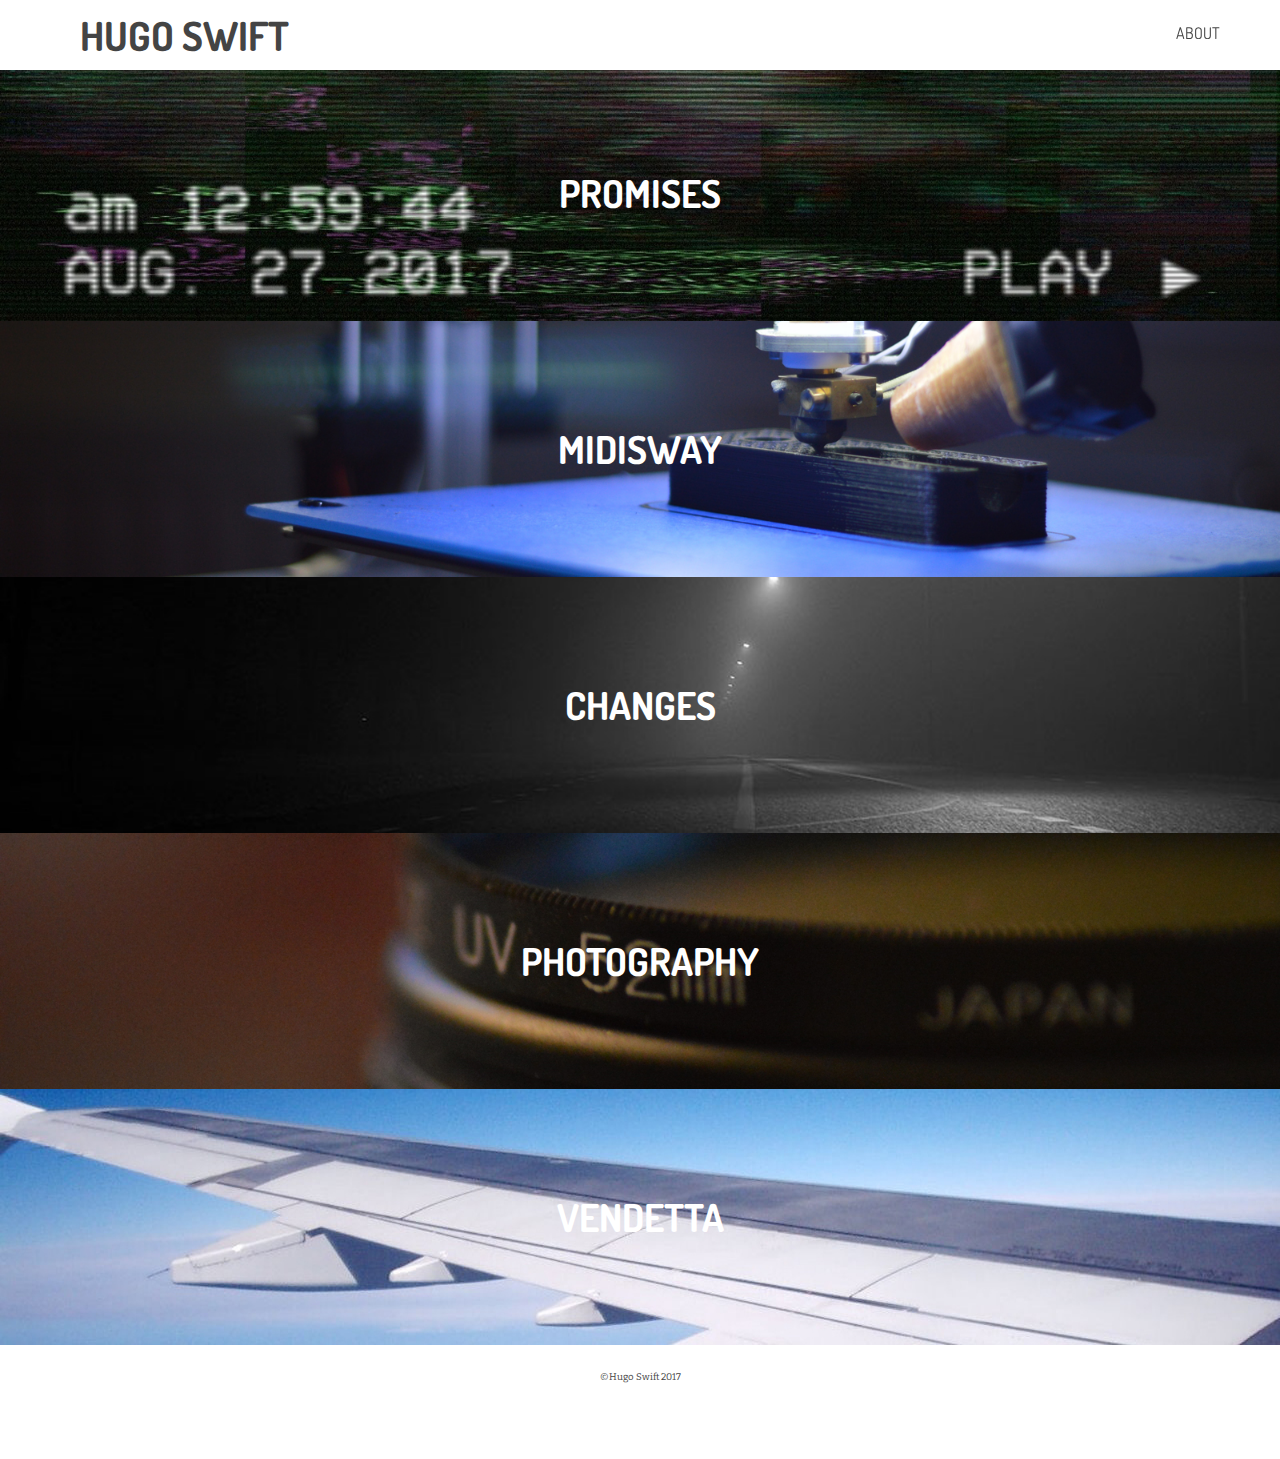
<file: index.html>
<!DOCTYPE html>
<html lang="en">
  <head>
    <meta charset="utf-8">
    <title>Hugo Swift Portfolio</title>
    <link rel="stylesheet" href="style.css">
    <link href="https://fonts.googleapis.com/css?family=Dosis|Bitter" rel="stylesheet">
    <script src="https://ajax.googleapis.com/ajax/libs/jquery/3.2.1/jquery.min.js"></script>
  </head>
  <body>
       <div class="header">
         <h1><a href="index.html">HUGO SWIFT</a></h1>
          <h2><a href="about.html">ABOUT</a></h2>
      </div>
      <div class="container">
          <img src="img/promisesc.jpg">
          <span class="centre">PROMISES</span>
          <div class="mask"></div>
          <a class="link" href="promises.html"></a>
      </div>
      <div class="container">
          <img src="img/midiswayc.JPG">
          <span class="centre">MIDISWAY</span>
          <div class="mask"></div>
          <a class="link" href="midisway.html"></a>
      </div>
      <div class="container">
          <img src="img/changesc.jpg">
          <span class="centre">CHANGES</span>
          <div class="mask"></div>
          <a class="link" href="changes.html"></a>
      </div>
      <div class="container">
          <img src="img/photographyc.JPG">
          <span class="centre">PHOTOGRAPHY</span>
          <div class="mask"></div>
          <a class="link" href="photography.html"></a>
      </div>
      <div class="container">
          <img src="img/vendettac.jpg">
           <span class="centre">VENDETTA</span>
          <div class="mask"></div>
          <a class="link" href="vendetta.html"></a>
      </div>
      
      <div class="footer"><p>©Hugo Swift 2017</p></div>
  </body>
</html>
</file>
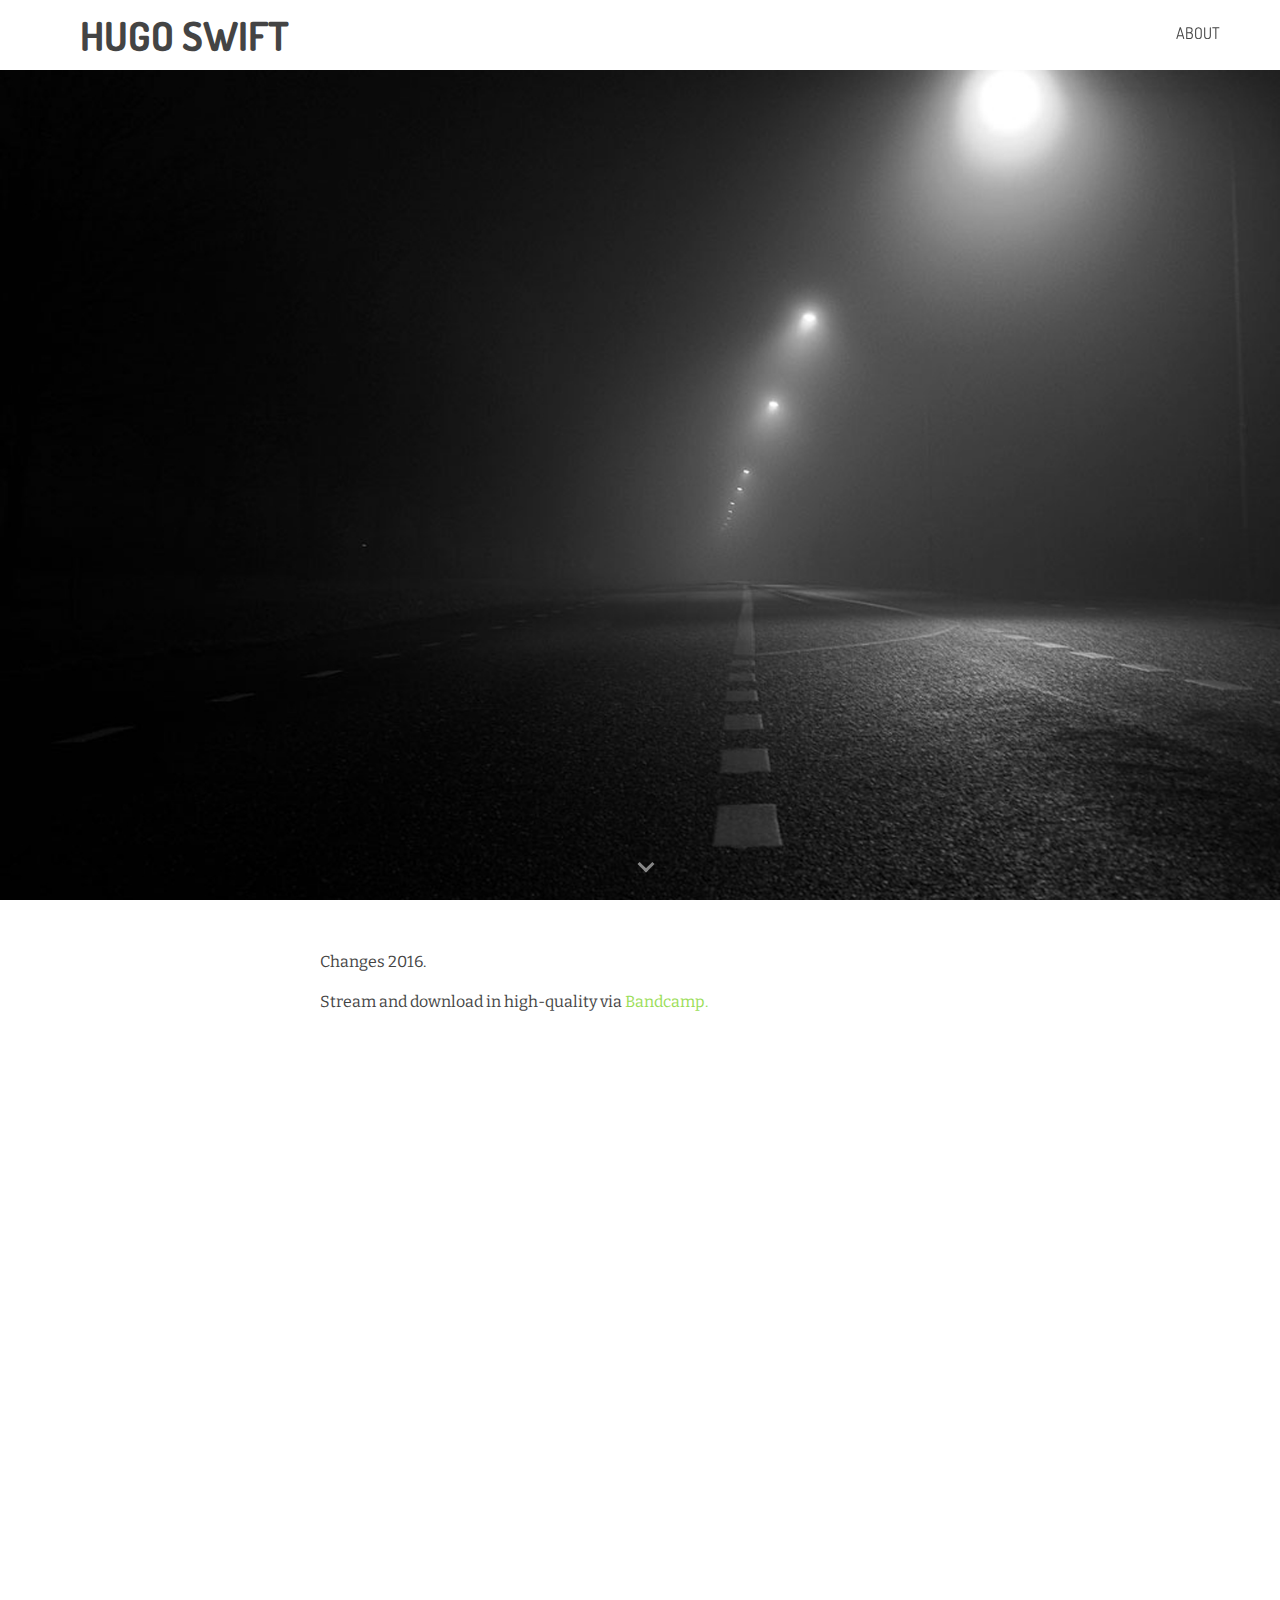
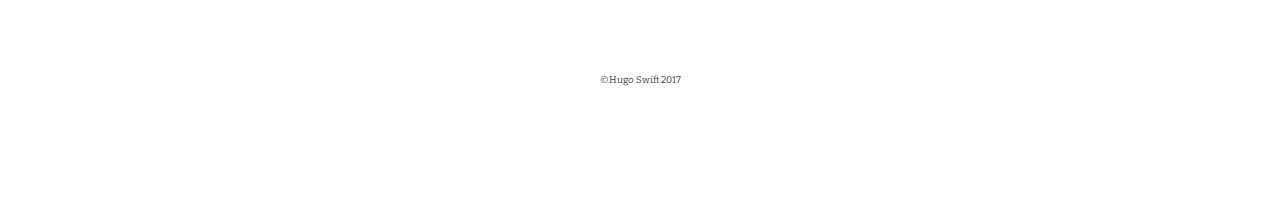
<file: changes.html>
<!DOCTYPE html>
<html lang="en">
  <head>
    <meta charset="utf-8">
    <title>Changes</title>
    <link rel="stylesheet" href="style.css">
    <link href="https://fonts.googleapis.com/css?family=Dosis|Bitter" rel="stylesheet">
    <script src="https://ajax.googleapis.com/ajax/libs/jquery/3.2.1/jquery.min.js"></script>  
  </head>
  <body>
       <div class="header">
         <h1 class="title"><a href="index.html">HUGO SWIFT</a></h1>
          <h2><a href="about.html">ABOUT</a></h2>
      </div>
      <div class="jumbo" style="background-image:url('img/changes.jpg')">
          <div class="arrow"></div>
      </div>
      <div class="column">
          <p>Changes 2016.</p>
          <p>Stream and download in high-quality via <a href="https://swift-beats.bandcamp.com/album/changes">Bandcamp.</a></p>
          <iframe width="100%" height="550" style="padding: 32px 0px;" scrolling="no" frameborder="no" src="https://w.soundcloud.com/player/?url=https%3A//api.soundcloud.com/playlists/157153225&amp;color=ff5500&amp;auto_play=false&amp;hide_related=false&amp;show_comments=true&amp;show_user=true&amp;show_reposts=false&amp;visual=true"></iframe>
          
          
          
          <div class="footer"><p>©Hugo Swift 2017</p></div>
      </div>
  </body>
</html>
</file>
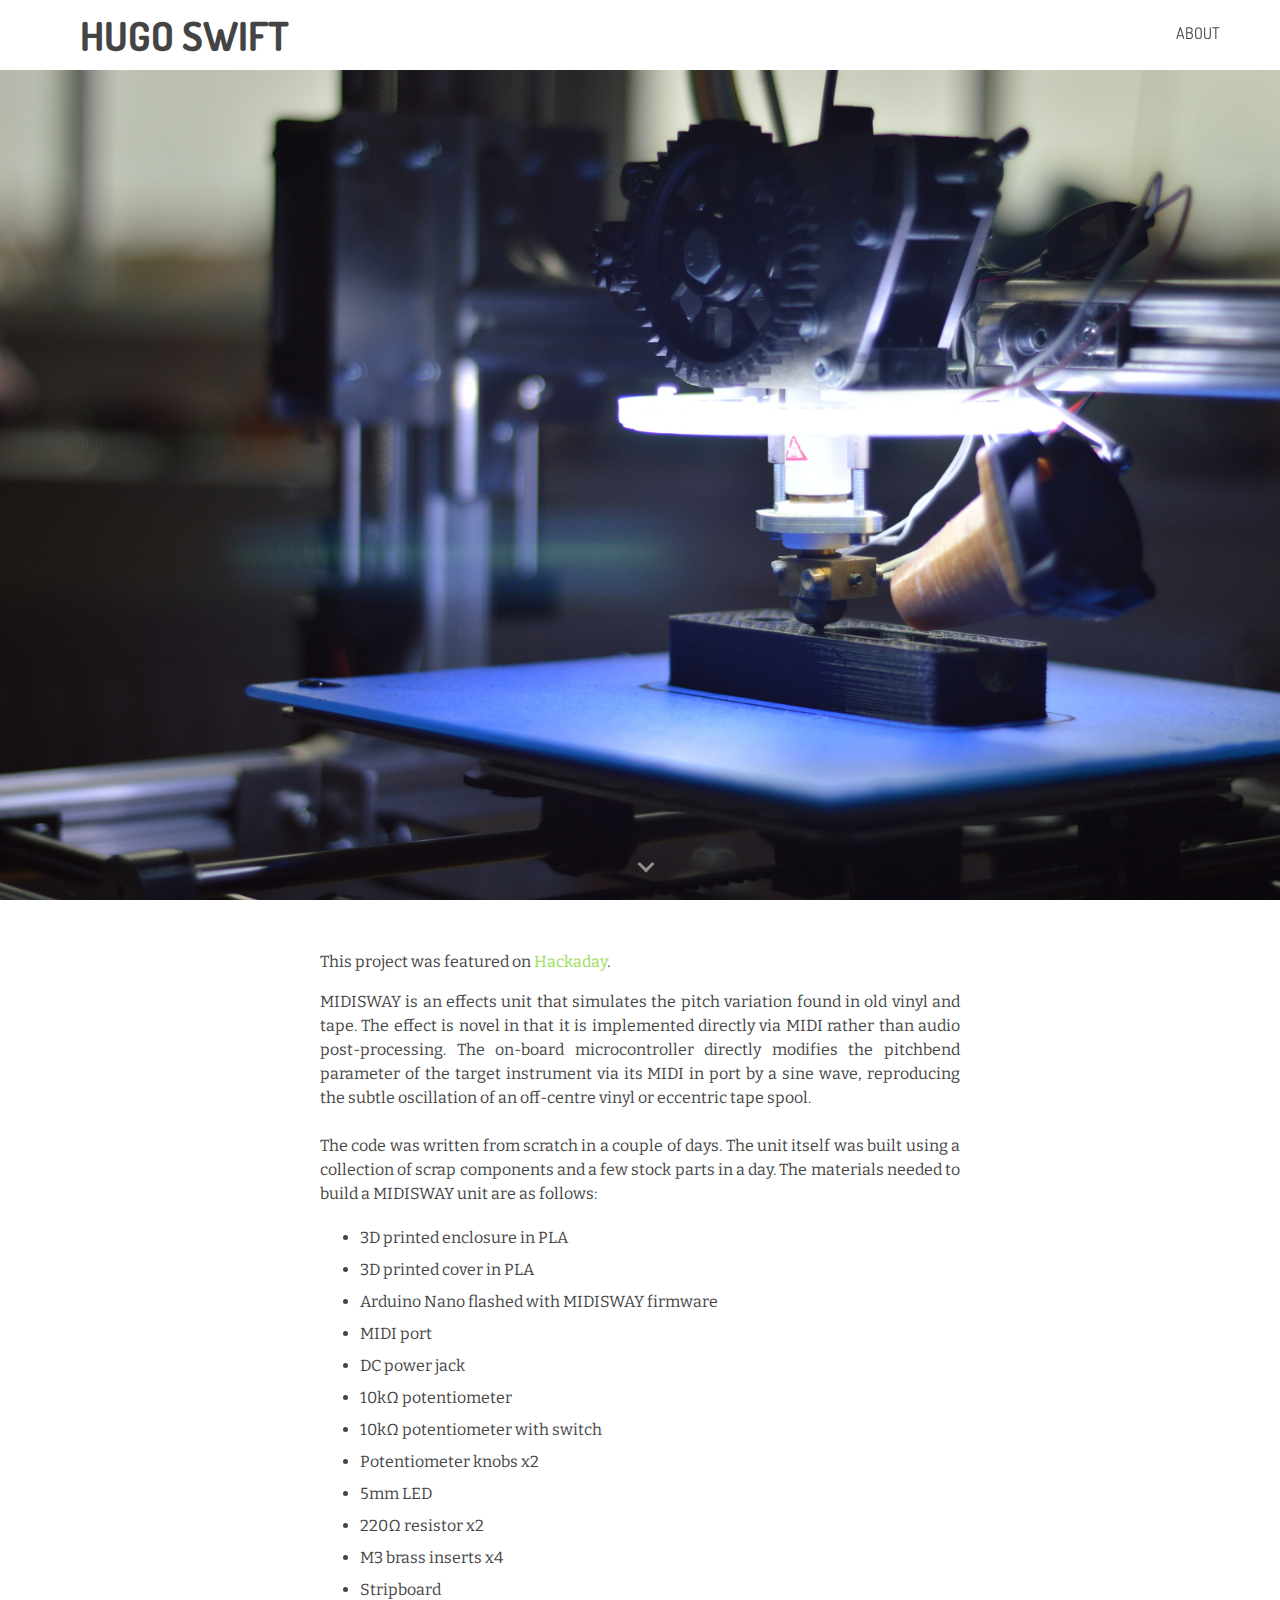
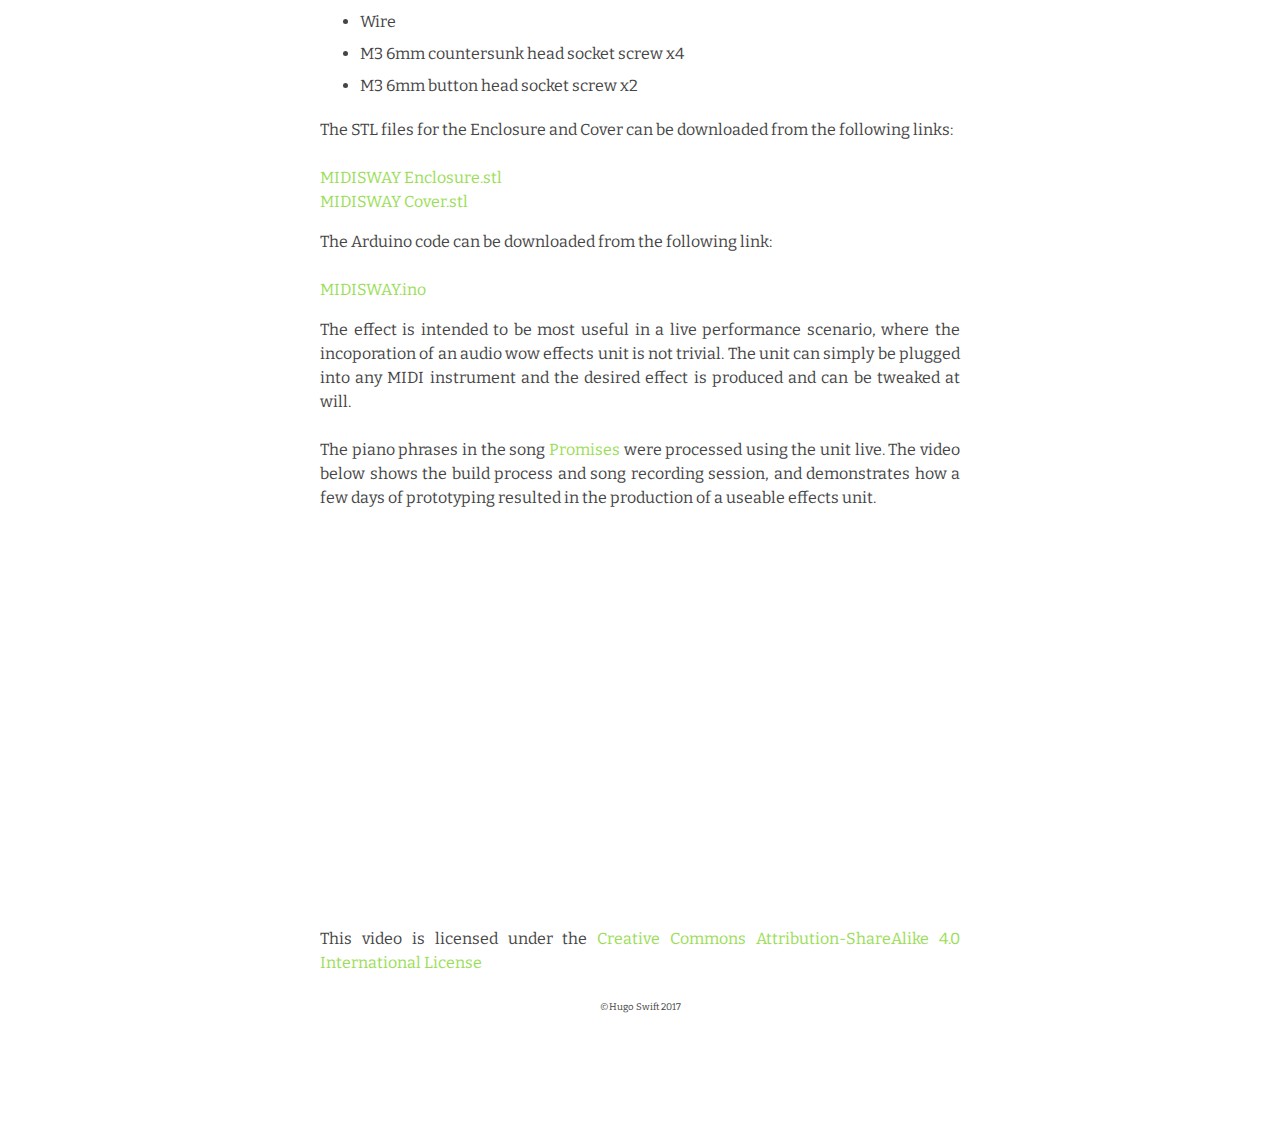
<file: midisway.html>
<!DOCTYPE html>
<html lang="en">
  <head>
    <meta charset="utf-8">
    <title>MIDISWAY</title>
    <link rel="stylesheet" href="style.css">
    <link href="https://fonts.googleapis.com/css?family=Dosis|Bitter" rel="stylesheet">
    <script src="https://ajax.googleapis.com/ajax/libs/jquery/3.2.1/jquery.min.js"></script>
  </head>
  <body>
       <div class="header">
         <h1 class="title"><a href="index.html">HUGO SWIFT</a></h1>
          <h2><a href="about.html">ABOUT</a></h2>
      </div>
      <div class="jumbo" style="background-image:url('img/midisway.JPG')">
          <div class="arrow"></div>
      </div>
      <div class="column">
        
        <p>
        This project was featured on <a href="https://hackaday.com/2017/10/08/midisway-promises-to-step-up-your-live-show/">Hackaday</a>.
              
          </p>
        
          <p>MIDISWAY is an effects unit that simulates the pitch variation found in old vinyl and tape. The effect is novel in that it is implemented directly via MIDI rather than audio post-processing. The on-board microcontroller directly modifies the pitchbend parameter of the target instrument via its MIDI in port by a sine wave, reproducing the subtle oscillation of an off-centre vinyl or eccentric tape spool.<br><br>
              
              The code was written from scratch in a couple of days. The unit itself was built using a collection of scrap components and a few stock parts in a day. The materials needed to build a MIDISWAY unit are as follows:
          </p>
          
          <ul>
              <li>3D printed enclosure in PLA</li>
              <li>3D printed cover in PLA</li>
              <li>Arduino Nano flashed with MIDISWAY firmware</li>
              <li>MIDI port</li>
              <li>DC power jack</li>
              <li>10kΩ potentiometer</li>
              <li>10kΩ potentiometer with switch</li>
              <li>Potentiometer knobs x2</li>
              <li>5mm LED</li>
              <li>220Ω resistor x2</li>
              <li>M3 brass inserts x4</li>
              <li>Stripboard</li>
              <li>Wire</li>
              <li>M3 6mm countersunk head socket screw x4</li>
              <li>M3 6mm button head socket screw x2</li>
          </ul>
       
          <p>
        The STL files for the Enclosure and Cover can be downloaded from the following links:<br><br>
              
         <a href="MIDISWAY Enclosure.STL" download>MIDISWAY Enclosure.stl</a><br>
         <a href="MIDISWAY Cover.STL" download>MIDISWAY Cover.stl</a>
              
          </p>
          
          <p>
        The Arduino code can be downloaded from the following link:<br><br>
              
         <a href="MIDISWAY.ino" download>MIDISWAY.ino</a>
              
          </p>
          
    <p>
        The effect is intended to be most useful in a live performance scenario, where the incoporation of an audio wow effects unit is not trivial. The unit can simply be plugged into any MIDI instrument and the desired effect is produced and can be tweaked at will. <br><br>
        
        The piano phrases in the song <a href="promises.html">Promises</a> were processed using the unit live. The video below shows the build process and song recording session, and demonstrates how a few days of prototyping resulted in the production of a useable effects unit.
          </p>
           
          <div class="videoWrapper">
    <iframe src="https://player.vimeo.com/video/231010743" width="100%" frameborder="0" webkitallowfullscreen mozallowfullscreen allowfullscreen></iframe>
</div>
           <p>  
  This video is licensed under the <a href="https://creativecommons.org/licenses/by-sa/4.0/">Creative Commons Attribution-ShareAlike 4.0 International License</a>
      </p>
         
      <div class="footer"><p>©Hugo Swift 2017</p></div>
      </div>
  </body>
</html>
</file>
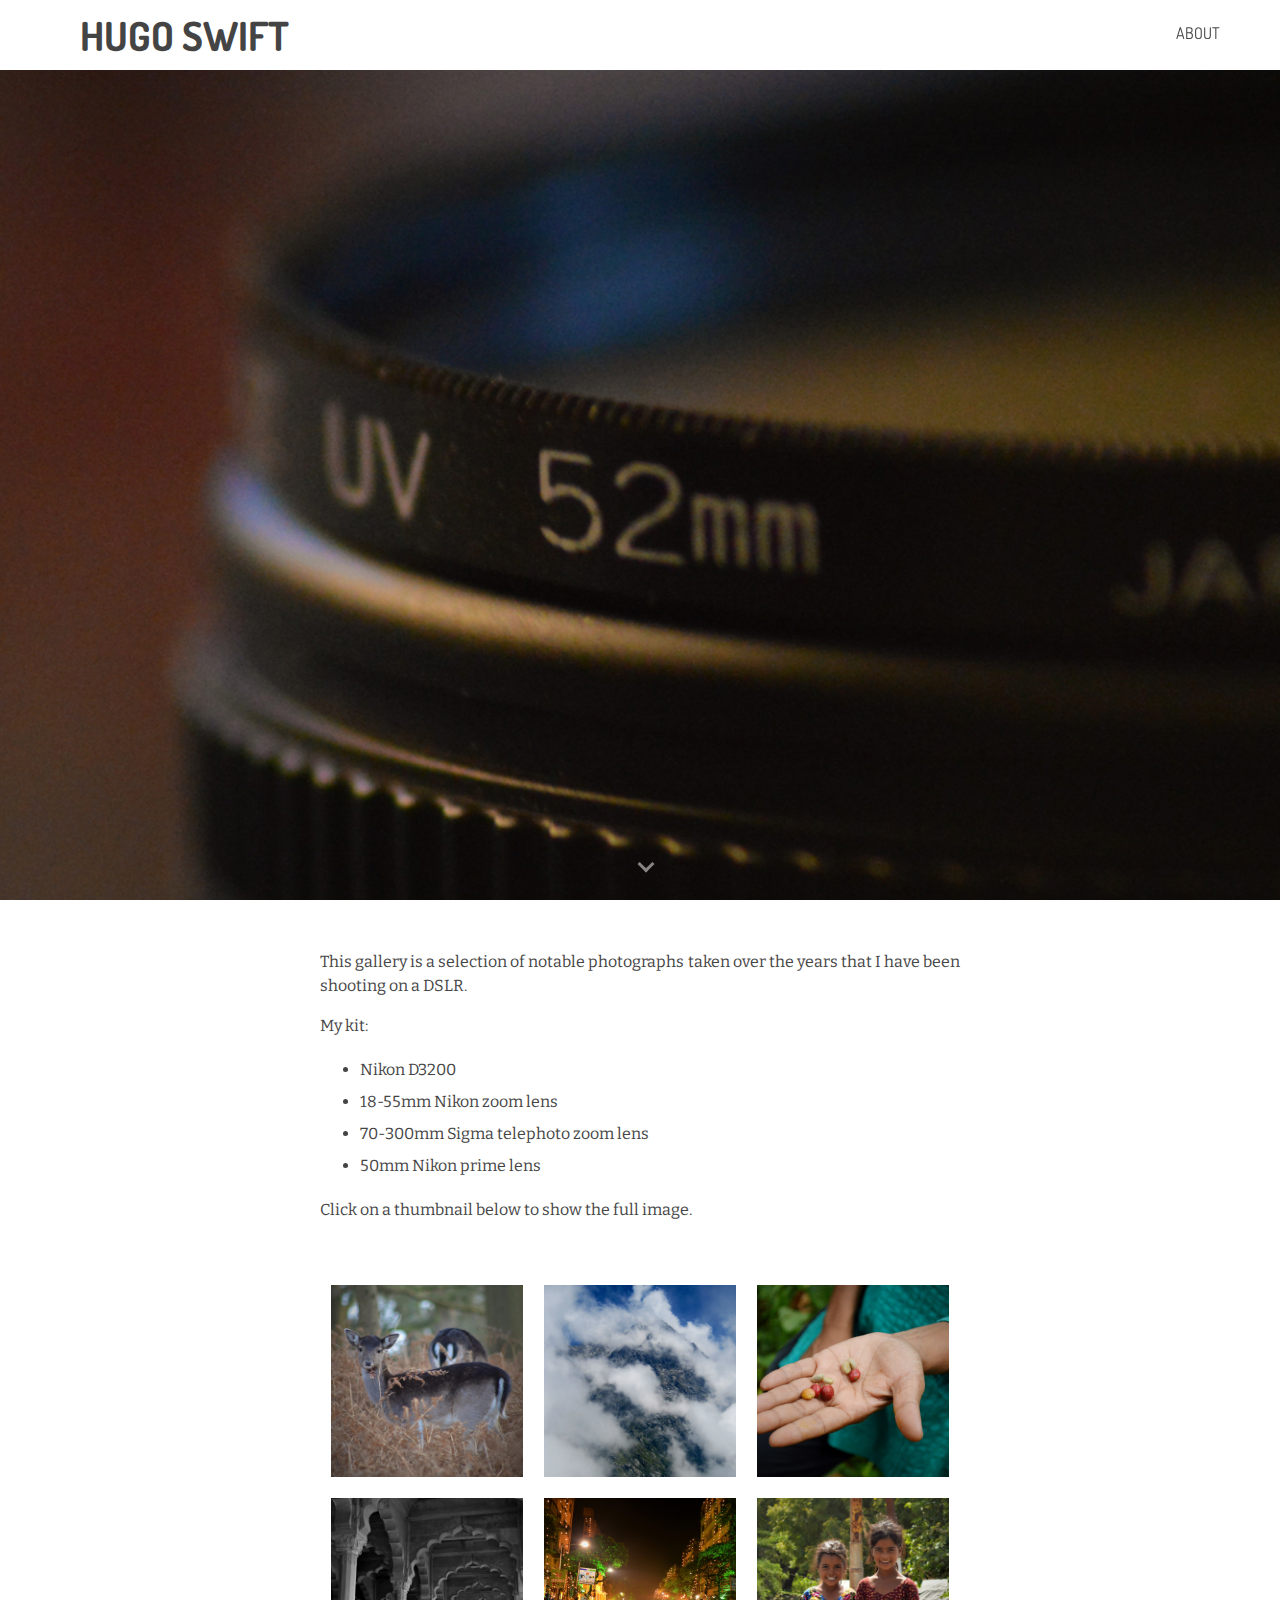
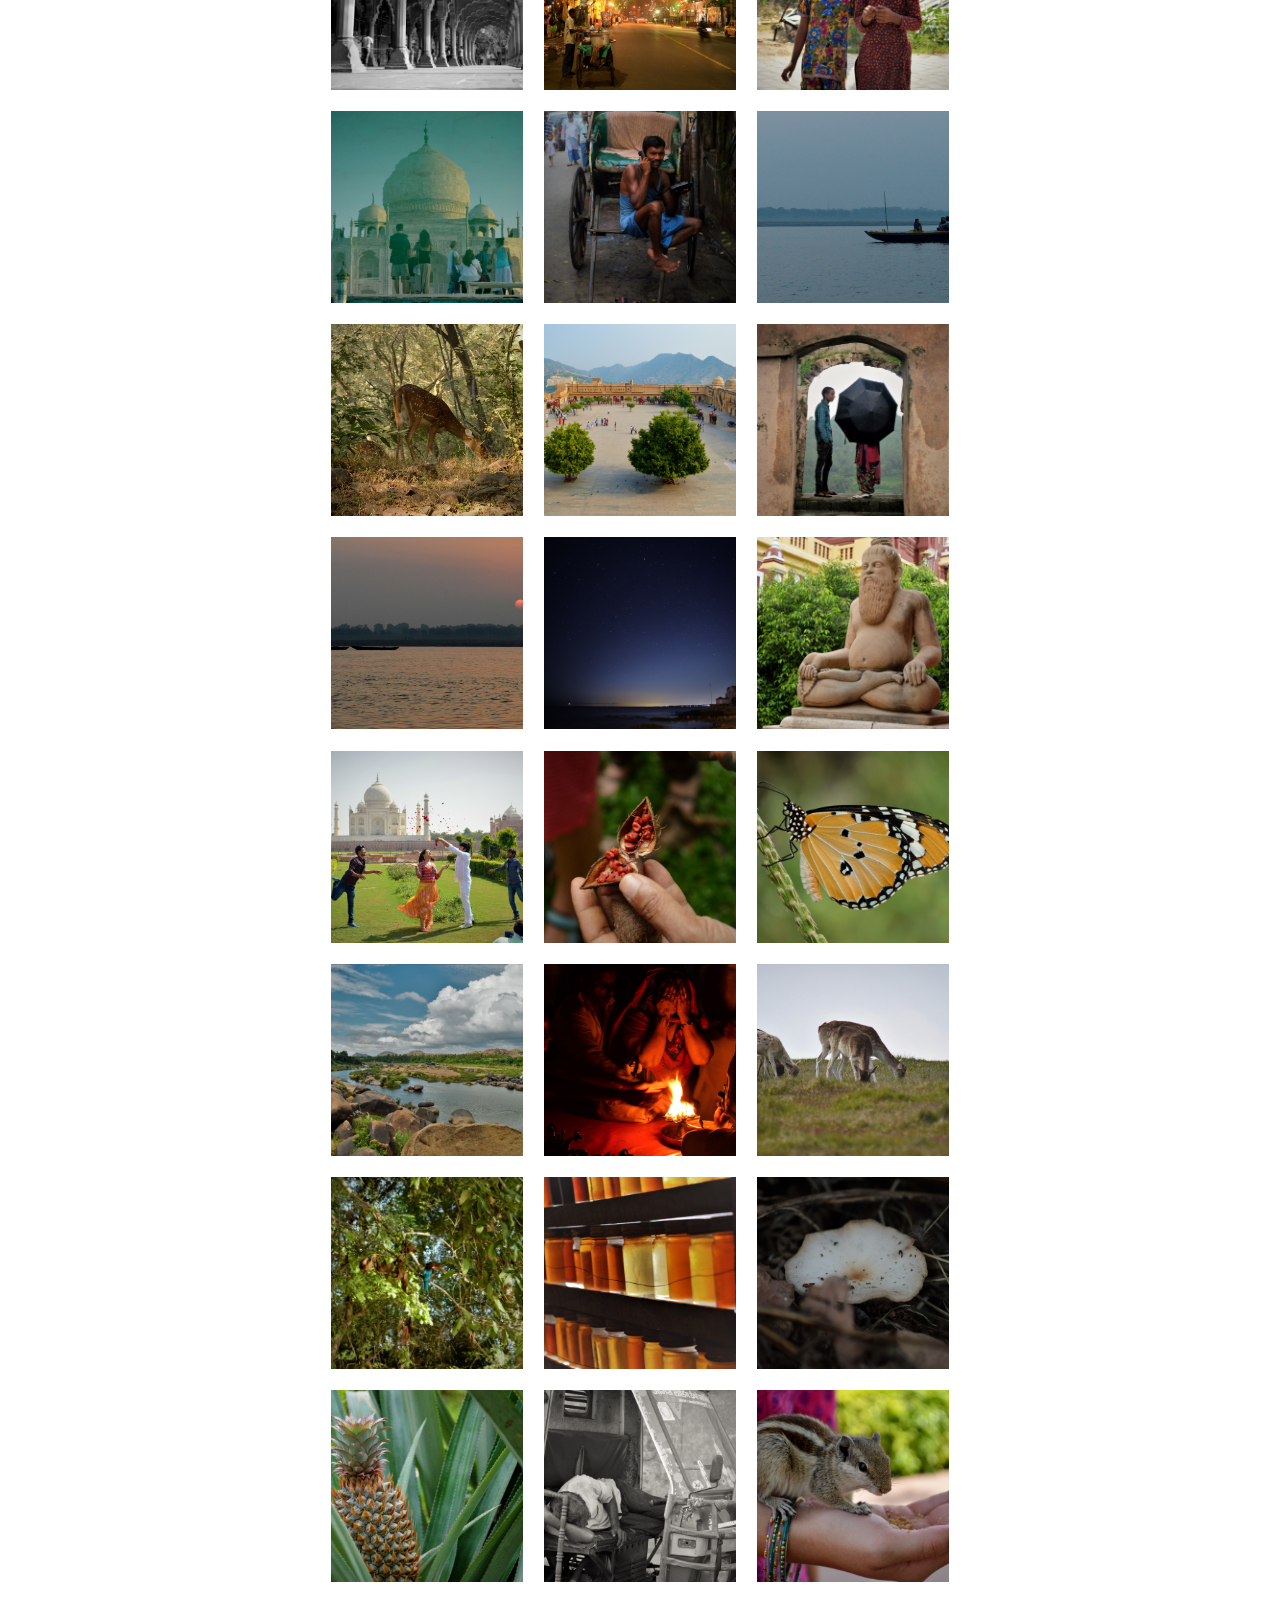
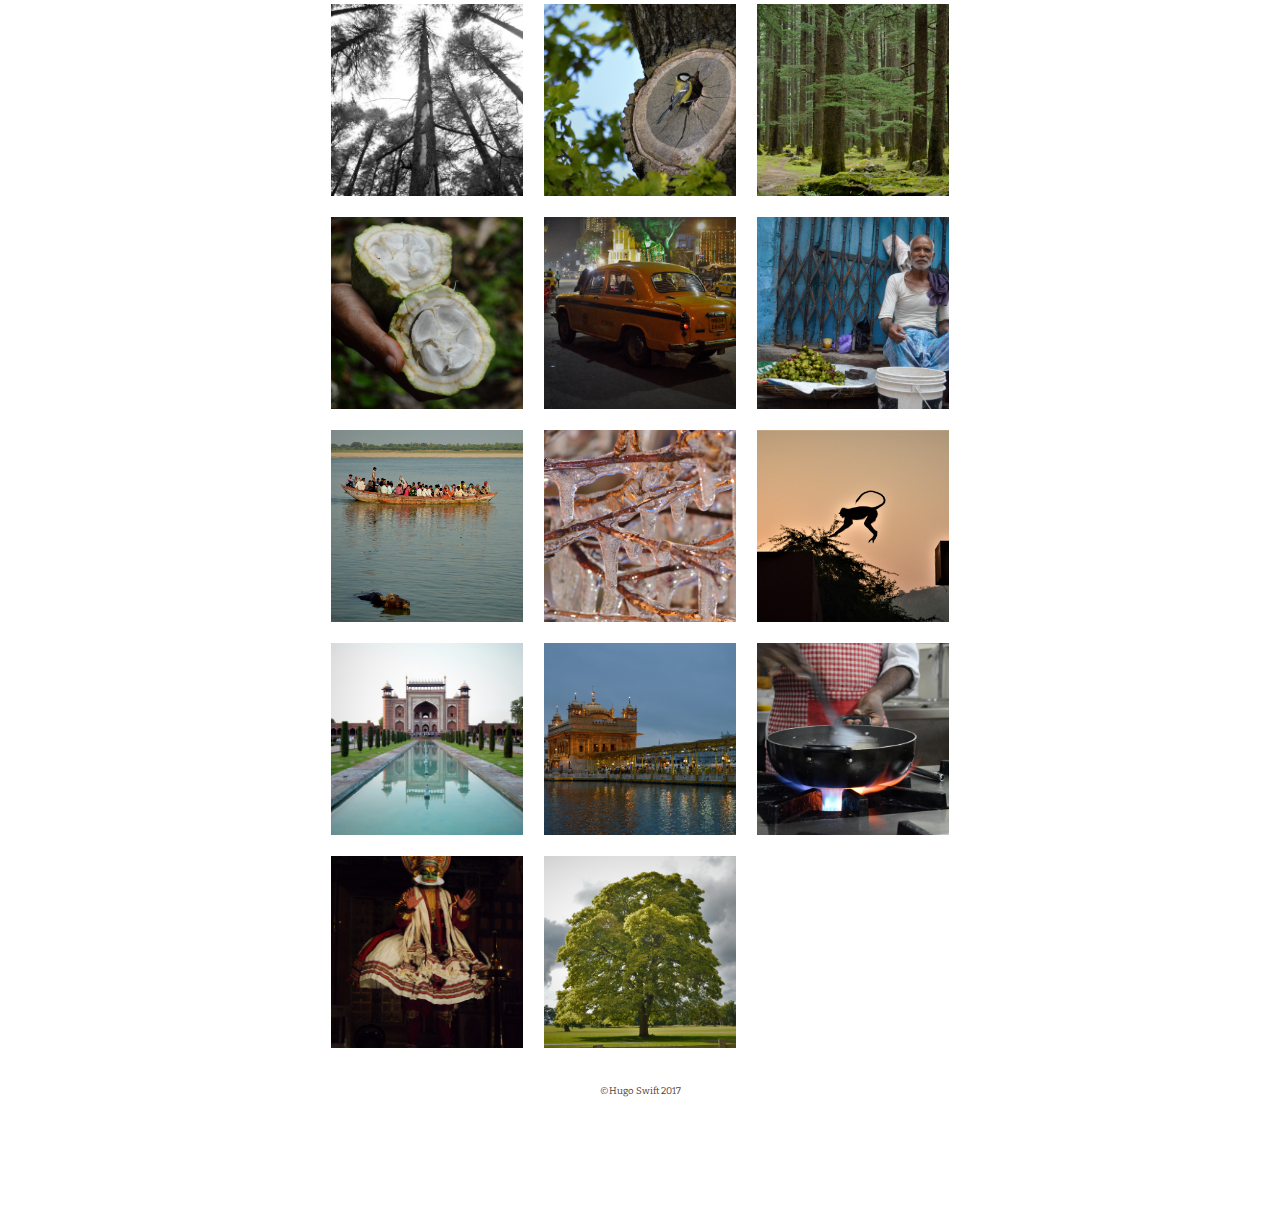
<file: photography.html>
<!DOCTYPE html>
<html lang="en">
  <head>
    <meta charset="utf-8">
    <title>Photography</title>
    <link rel="stylesheet" href="style.css">
    <link href="https://fonts.googleapis.com/css?family=Dosis|Bitter" rel="stylesheet">
    <script src="//code.jquery.com/jquery-3.2.1.min.js"></script>
    <link rel="stylesheet" href="jquery.fancybox.css" />
    <script src="jquery.fancybox.js"></script>
  </head>
  <body>
       <div class="header">
         <h1 class="title"><a href="index.html">HUGO SWIFT</a></h1>
          <h2><a href="about.html">ABOUT</a></h2>
      </div>
      <div class="jumbo" style="background-image:url('img/photography.JPG')">
          <div class="arrow"></div>
      </div>
      <div class="column">
          <p>This gallery is a selection of notable photographs taken over the years that I have been shooting on a DSLR.</p>
          <p>My kit:</p>
          <ul>
              <li>Nikon D3200</li>
              <li>18-55mm Nikon zoom lens</li>
              <li>70-300mm Sigma telephoto zoom lens</li>
              <li>50mm Nikon prime lens</li>
          </ul>
          <p>Click on a thumbnail below to show the full image.</p>
          <br><br>
          <a data-fancybox="group" href="img/deer.jpg"><div class="square" style="background-image:url('img/deer.jpg')"></div></a>
          <a data-fancybox="group" href="img/clouds.JPG"><div class="square" style="background-image:url('img/clouds.JPG')"></div></a>
          <a data-fancybox="group" href="img/coffee.jpg"><div class="square" style="background-image:url('img/coffee.jpg')"></div></a>
          <a data-fancybox="group" href="img/arches.JPG"><div class="square" style="background-image:url('img/arches.JPG')"></div></a>
          <a data-fancybox="group" href="img/calcutta.JPG"><div class="square" style="background-image:url('img/calcutta.JPG')"></div></a>
          <a data-fancybox="group" href="img/kids.JPG"><div class="square" style="background-image:url('img/kids.JPG')"></div></a>
          <a data-fancybox="group" href="img/reflection.jpg"><div class="square" style="background-image:url('img/reflection.jpg')"></div></a>
          <a data-fancybox="group" href="img/rickshaw.JPG"><div class="square" style="background-image:url('img/rickshaw.JPG')"></div></a>
          <a data-fancybox="group" href="img/boat.JPG"><div class="square" style="background-image:url('img/boat.JPG')"></div></a>
          <a data-fancybox="group" href="img/spotted deer.jpg"><div class="square" style="background-image:url('img/spotted deer.jpg')"></div></a>
          <a data-fancybox="group" href="img/trees.JPG"><div class="square" style="background-image:url('img/trees.JPG')"></div></a>
          <a data-fancybox="group" href="img/umbrella.JPG"><div class="square" style="background-image:url('img/umbrella.JPG')"></div></a>
          <a data-fancybox="group" href="img/sunset.JPG"><div class="square" style="background-image:url('img/sunset.JPG')"></div></a>
          <a data-fancybox="group" href="img/stars.jpg"><div class="square" style="background-image:url('img/stars.jpg')"></div></a>
          <a data-fancybox="group" href="img/statue.JPG"><div class="square" style="background-image:url('img/statue.JPG')"></div></a>
          <a data-fancybox="group" href="img/taj.JPG"><div class="square" style="background-image:url('img/taj.JPG')"></div></a>
          <a data-fancybox="group" href="img/anatto.JPG"><div class="square" style="background-image:url('img/anatto.JPG')"></div></a>
          <a data-fancybox="group" href="img/butterfly.JPG"><div class="square" style="background-image:url('img/butterfly.JPG')"></div></a>
          <a data-fancybox="group" href="img/hampi.jpg"><div class="square" style="background-image:url('img/hampi.jpg')"></div></a>
          <a data-fancybox="group" href="img/fire.JPG"><div class="square" style="background-image:url('img/fire.JPG')"></div></a>
          <a data-fancybox="group" href="img/herd.jpg"><div class="square" style="background-image:url('img/herd.jpg')"></div></a>
          <a data-fancybox="group" href="img/kingfisher.JPG"><div class="square" style="background-image:url('img/kingfisher.JPG')"></div></a>
          <a data-fancybox="group" href="img/maple.JPG"><div class="square" style="background-image:url('img/maple.JPG')"></div></a>
          <a data-fancybox="group" href="img/mushroom.JPG"><div class="square" style="background-image:url('img/mushroom.JPG')"></div></a>
          <a data-fancybox="group" href="img/pineapple.JPG"><div class="square" style="background-image:url('img/pineapple.JPG')"></div></a>
          <a data-fancybox="group" href="img/sleeping.JPG"><div class="square" style="background-image:url('img/sleeping.JPG')"></div></a>
          <a data-fancybox="group" href="img/squirrel.JPG"><div class="square" style="background-image:url('img/squirrel.JPG')"></div></a>
          <a data-fancybox="group" href="img/tall.JPG"><div class="square" style="background-image:url('img/tall.JPG')"></div></a>
          <a data-fancybox="group" href="img/tit.jpg"><div class="square" style="background-image:url('img/tit.jpg')"></div></a>
          <a data-fancybox="group" href="img/forest.JPG"><div class="square" style="background-image:url('img/forest.JPG')"></div></a>
          <a data-fancybox="group" href="img/cocoa.JPG"><div class="square" style="background-image:url('img/cocoa.JPG')"></div></a>
          <a data-fancybox="group" href="img/cab.jpg"><div class="square" style="background-image:url('img/cab.jpg')"></div></a>
          <a data-fancybox="group" href="img/chestnut.JPG"><div class="square" style="background-image:url('img/chestnut.JPG')"></div></a>
          <a data-fancybox="group" href="img/ganges.JPG"><div class="square" style="background-image:url('img/ganges.JPG')"></div></a>
          <a data-fancybox="group" href="img/ice.JPG"><div class="square" style="background-image:url('img/ice.JPG')"></div></a>
          <a data-fancybox="group" href="img/monkey.JPG"><div class="square" style="background-image:url('img/monkey.JPG')"></div></a>
          <a data-fancybox="group" href="img/temple.JPG"><div class="square" style="background-image:url('img/temple.JPG')"></div></a>
          <a data-fancybox="group" href="img/golden.JPG"><div class="square" style="background-image:url('img/golden.JPG')"></div></a>
          <a data-fancybox="group" href="img/pan.JPG"><div class="square" style="background-image:url('img/pan.JPG')"></div></a>
          <a data-fancybox="group" href="img/kathikali.JPG"><div class="square" style="background-image:url('img/kathikali.JPG')"></div></a>
          <a data-fancybox="group" href="img/tree.jpg"><div class="square" style="background-image:url('img/tree.jpg')"></div></a>
          
          
          <br>
          <div class="footer"><p>©Hugo Swift 2017</p></div>
      </div>
  </body>
</html>
</file>
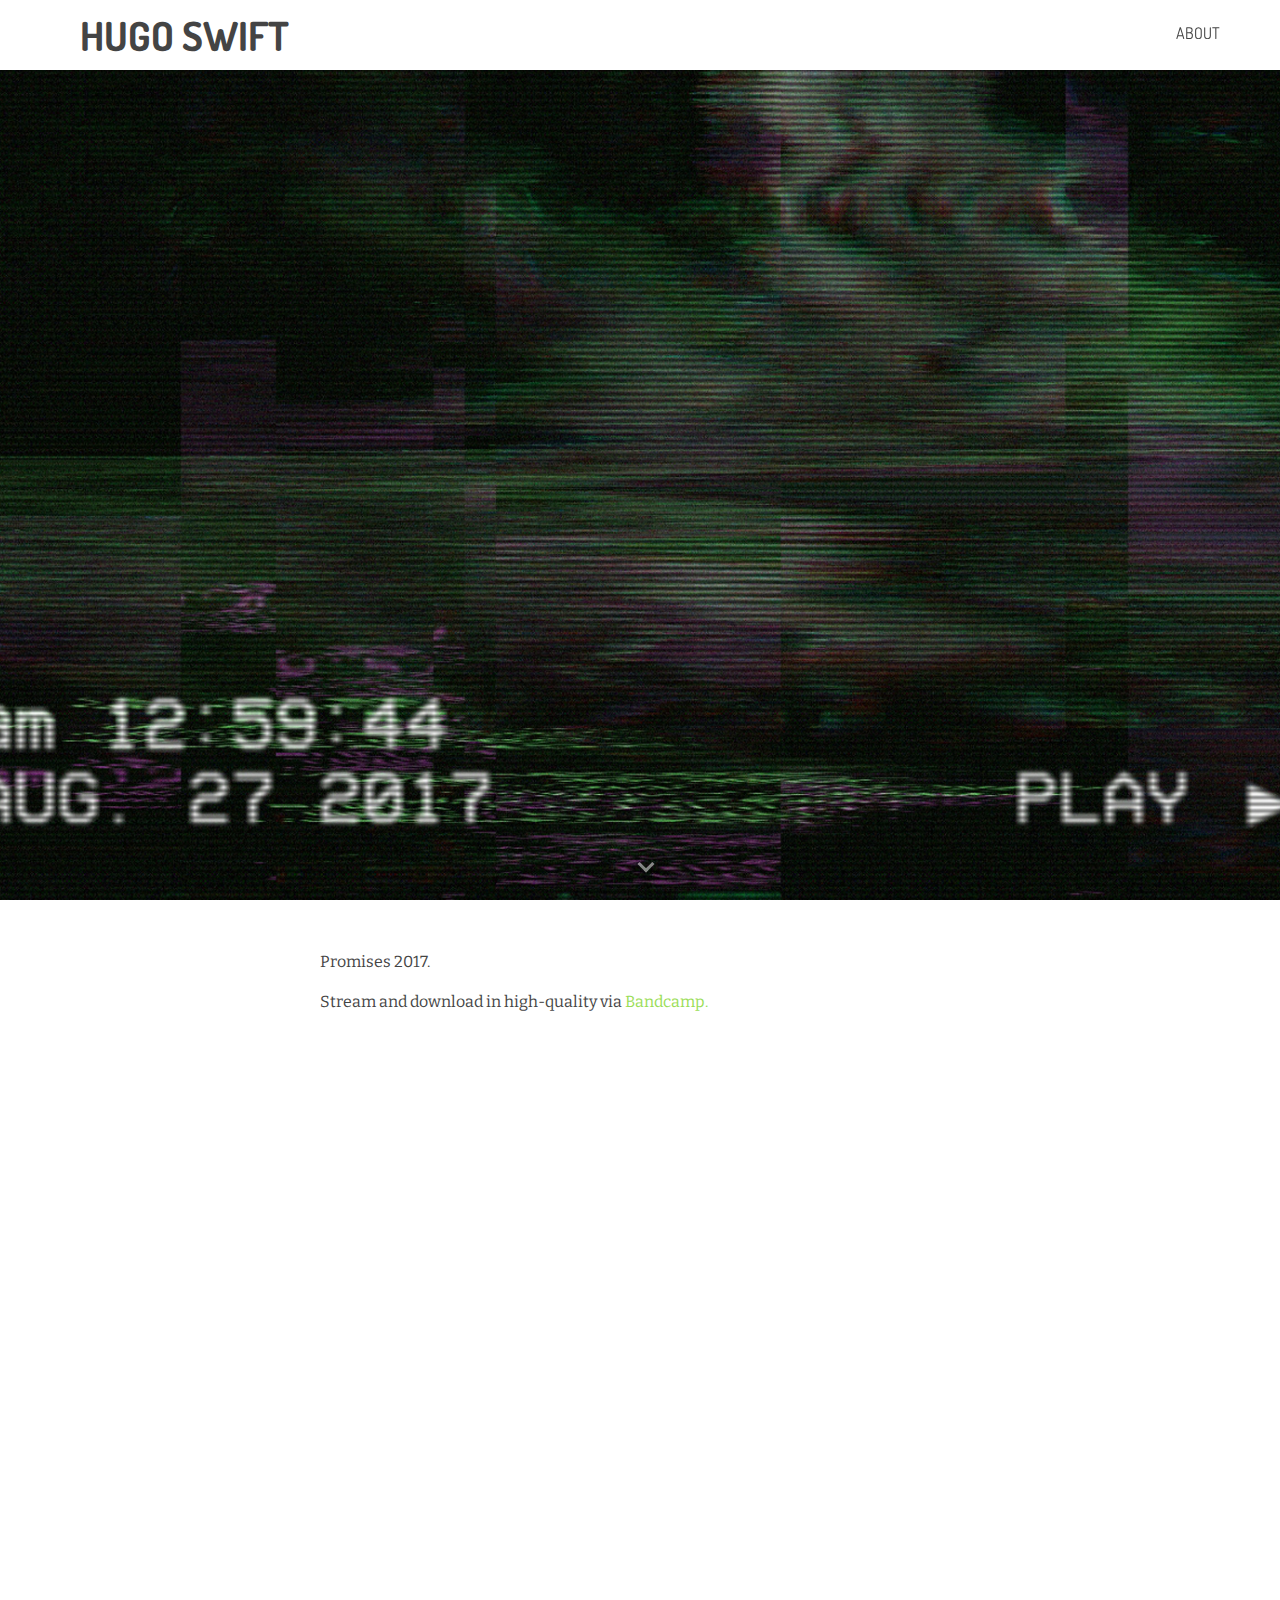
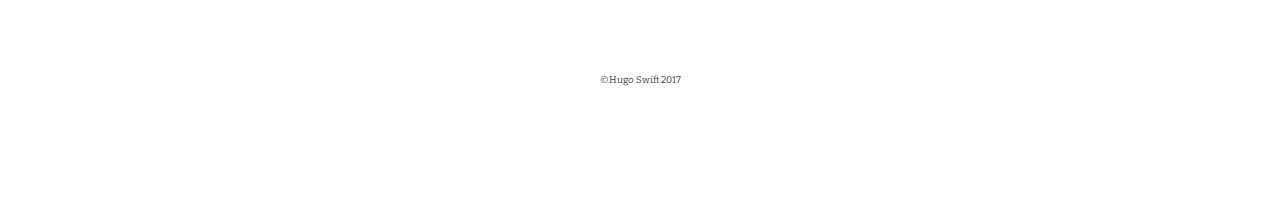
<file: promises.html>
<!DOCTYPE html>
<html lang="en">
  <head>
    <meta charset="utf-8">
    <title>Promises</title>
    <link rel="stylesheet" href="style.css">
    <link href="https://fonts.googleapis.com/css?family=Dosis|Bitter" rel="stylesheet">
    <script src="https://ajax.googleapis.com/ajax/libs/jquery/3.2.1/jquery.min.js"></script>  
  </head>
  <body>
       <div class="header">
         <h1 class="title"><a href="index.html">HUGO SWIFT</a></h1>
          <h2><a href="about.html">ABOUT</a></h2>
      </div>
      <div class="jumbo" style="background-image:url('img/promises.jpg')">
          <div class="arrow"></div>
      </div>
      <div class="column">
          <p>Promises 2017.</p>
          <p>Stream and download in high-quality via <a href="https://swift-beats.bandcamp.com/album/promises">Bandcamp.</a></p>
          <iframe width="100%" height="550" style="padding: 32px 0px;" scrolling="no" frameborder="no" src="https://w.soundcloud.com/player/?url=https%3A//api.soundcloud.com/playlists/347682317&amp;color=ff5500&amp;auto_play=false&amp;hide_related=false&amp;show_comments=true&amp;show_user=true&amp;show_reposts=false&amp;visual=true"></iframe>
          <div class="footer">
          <p>©Hugo Swift 2017</p>
      </div>
  </body>
</html>
</file>
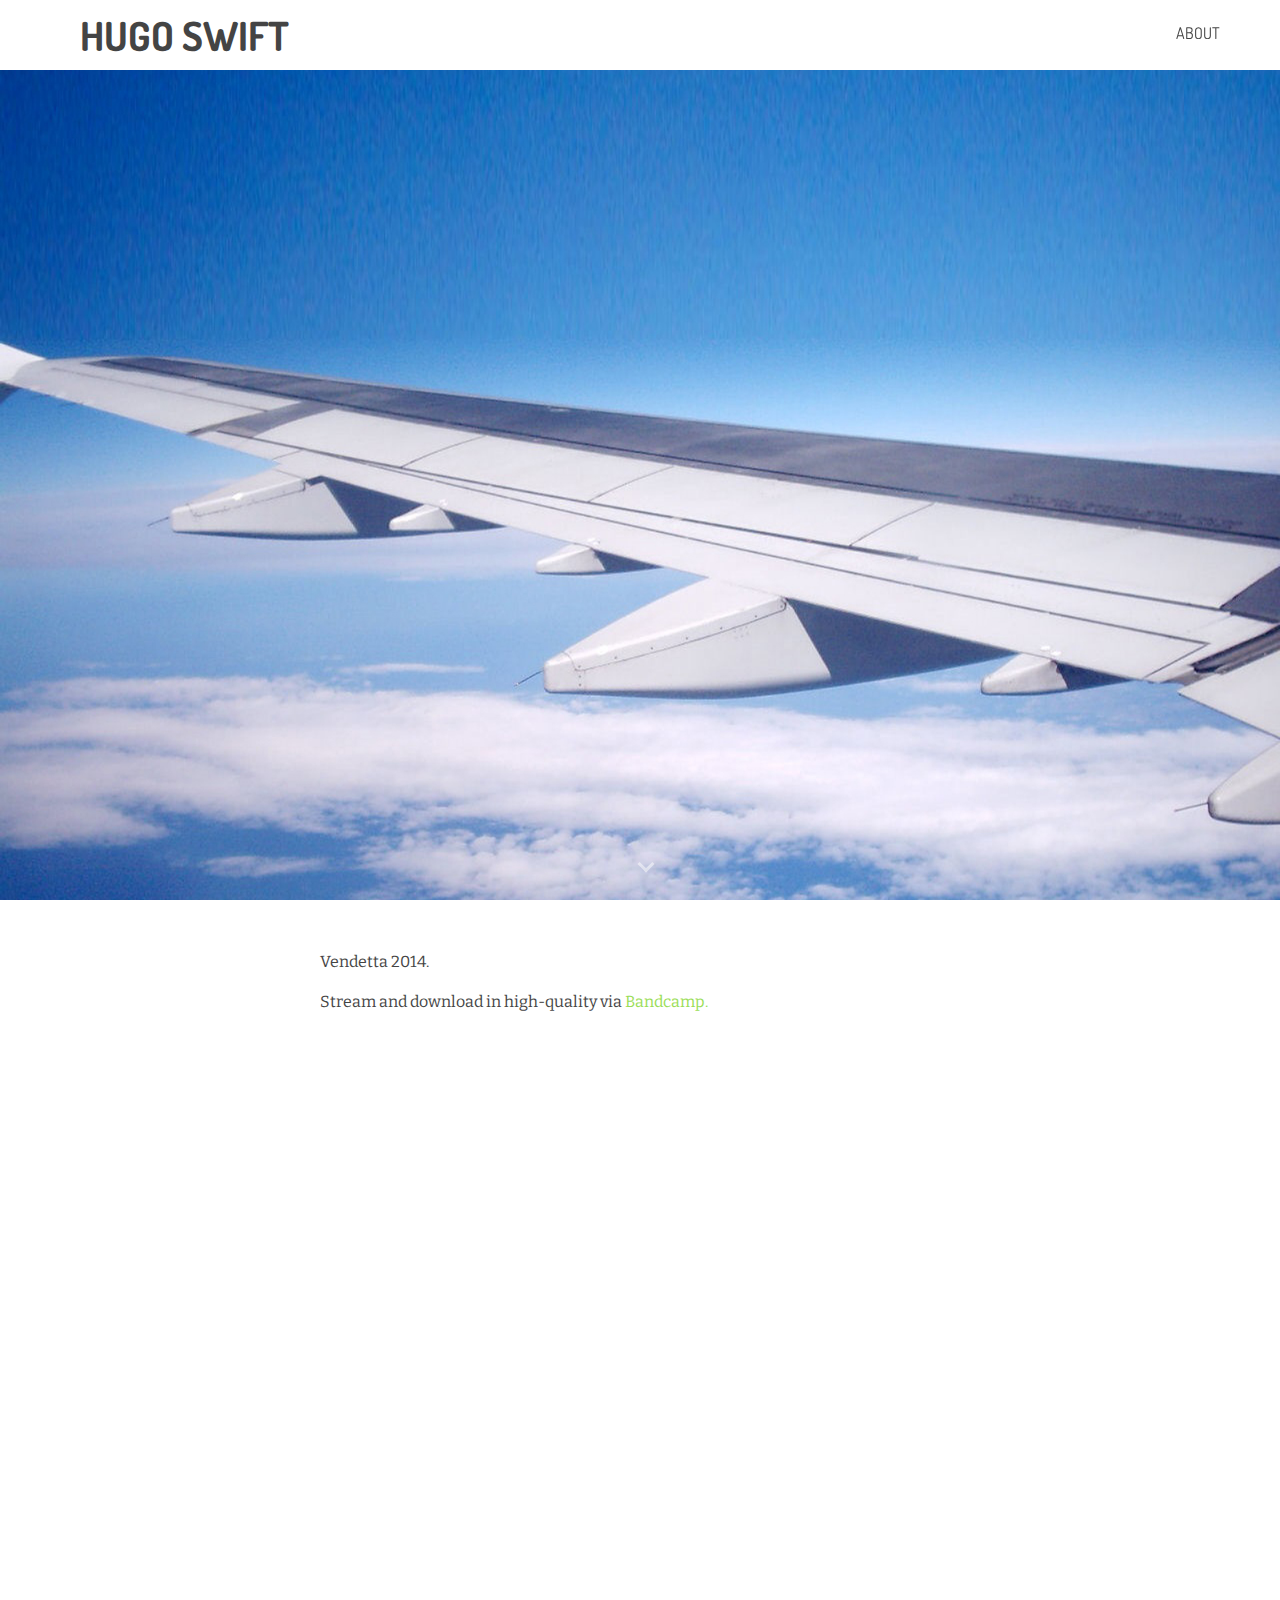
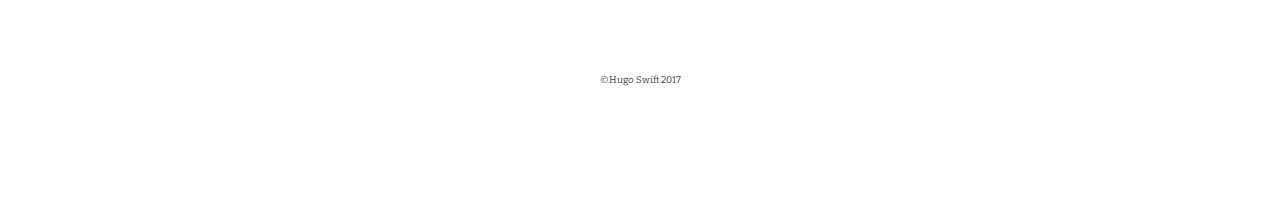
<file: vendetta.html>
<!DOCTYPE html>
<html lang="en">
  <head>
    <meta charset="utf-8">
    <title>Vendetta</title>
    <link rel="stylesheet" href="style.css">
    <link href="https://fonts.googleapis.com/css?family=Dosis|Bitter" rel="stylesheet">
    <script src="https://ajax.googleapis.com/ajax/libs/jquery/3.2.1/jquery.min.js"></script>  
  </head>
  <body>
       <div class="header">
         <h1 class="title"><a href="index.html">HUGO SWIFT</a></h1>
          <h2><a href="about.html">ABOUT</a></h2>
      </div>
      <div class="jumbo" style="background-image:url('img/vendetta.jpg')">
          <div class="arrow"></div>
      </div>
      <div class="column">
          <p>Vendetta 2014.</p>
          <p>Stream and download in high-quality via <a href="https://swift-beats.bandcamp.com/album/vendetta">Bandcamp.</a></p>
          <iframe width="100%" height="550" style="padding: 32px 0px;" scrolling="no" frameborder="no" src="https://w.soundcloud.com/player/?url=https%3A//api.soundcloud.com/playlists/157149607&amp;color=ff5500&amp;auto_play=false&amp;hide_related=false&amp;show_comments=true&amp;show_user=true&amp;show_reposts=false&amp;visual=true"></iframe>
          
          
          
          <div class="footer">
          <p>©Hugo Swift 2017</p>
      </div>
  </body>
</html>
</file>
<file: style.css>
body {
    background-color: #fff;
    padding: 65px 0;
    margin: 0;
    color:#444;
    overflow-x: hidden;
    cursor: normal; 
}

a {
    text-decoration: none;
    color:#444;
    transition: color 0.3s;
}

p > a {
    color:#9d5;
}

a:hover{
    color:#9d5;
}

p > a:hover{
    color:#b3e67f;
}

p, ul {
    font-weight: normal;
    font-style: normal;
    text-align: justify;
    line-height: 1.5;
    font-family: 'Bitter', serif;  
    display: block;
}

ul {
    line-height: 2;
}

h1, h2, .typed-cursor{
    font-family: 'Dosis', sans-serif;
    font-weight: Bold;
    font-size: 2.5rem;
    display: inline;
}

#typed{
    font-family: 'Dosis', sans-serif;
}

@media (min-width:480px) {
    h1 {
        
    }
}

.header {
    margin: 0;
    padding: 10px 80px;
    
    top:0;
    left:0;
    position: fixed;
    
    width: 100vw;
    height: auto;
    
    background-color: #fff;
    z-index: 100;
}

.header > h2 {
    font-size: 1rem;
    font-weight: normal;
    position: fixed;
    right: 60px;
}

.footer {
    width: 100%;
    margin-top: 25px;
}

.footer > p {
    text-align: center;
    font-size: 0.6rem;
}

.container {
    position: relative;
    width: 100vw;
    height: auto;
}

.container > img {
    display: block;
    top: 0;
    left: 0;
    width: 100%;
    height: 100%;
}

.link {
    position: absolute;
    left: 0; top: 0; height: 100%; width: 100%;
    z-index: 500;
}

.centre {
    position: absolute;
    color: #fff;
    top: 50%;
    left: 50%;
    transform: translate(-50%, -50%);
    z-index: 51;
    font-family: 'Dosis', sans-serif;
    font-weight: Bold;
    font-size: 3vw;
    display: inline;
}

.mask {
    opacity: 0;
    background-color: #000;
    position: absolute;
    left: 0; top: 0; height: 100%; width: 100%;
    z-index: 50;
    transition: opacity 0.3s;
}

.container:hover .mask {
    opacity: 0.5;
}

.portrait {
    position: fixed;
    width: 100vw;
    height: 100vh;
    background-position: center;
    background-repeat: no-repeat;
    background-size: cover;
}

.wrapper {
    position: absolute;
    color: #fff;
    font-size: 2.5rem;
    bottom: 150px;
    left: 80px;
    width: auto;
    min-width: 400px;
    z-index: 51;
}

.info {
    position: absolute;
    color: #fff;
    top: 60px;
    left: 80px;
    width: calc(50vw - 100px);
    min-width: 400px;
    z-index: 51;
}

.column {
    width: 80vw;
    margin: 50px auto;  
}

@media (min-width:500px) {
    .column {
        width: 50vw;}
}

.column > img {
    width: 100%;
    height: auto;
    margin: 16px 0;
}

.jumbo {
    position: relative;
    width: 100vw;
    height: calc(100vh - 65px);
    background-position: center;
    background-repeat: no-repeat;
    background-size: cover;
}

.caption {
    width: 100%;
    color: #888;
    font-size: 0.7rem;
    text-align: center;
    margin: 0 0 16px;
}

.typed-cursor{
    opacity: 0;
    -webkit-animation: blink 0.7s 8;
    -moz-animation: blink 0.7s 8;
    animation: blink 0.7s infinite;
}

.arrow {
    position: absolute;
    bottom: 30px;
    margin: auto;
    width: 3px; height: 3px;
    border: solid white;
    opacity: 0.5;
    border-width: 0 3px 3px 0;
    display: inline-block;
    padding: 3px;
    left: 50%;
    transform: translate(0, -50%);
    transform: rotate(45deg);
    -webkit-transform: rotate(45deg);
    animation: nudge 7s infinite ease-in-out;
}

.videoWrapper {
	position: relative;
	padding-bottom: 56.25%; /* 16:9 */
	padding-top: 25px;
	height: 0;
}
.videoWrapper iframe {
	position: absolute;
	top: 0;
	left: 0;
	width: 100%;
	height: 100%;
}

.square {
    float:left;
    position: relative;
    width: 30%;
    padding-bottom : 30%; /* = width for a 1:1 aspect ratio */
    margin:1.66%;
    background-position:center center;
    background-repeat:no-repeat;
    background-size:cover; /* you change this to "contain" if you don't want the images to be cropped */
}

.gallery {
    width: 100%;
    height: auto;
    display: block;
}

br {
    
    clear: both;
}



/****************************************/


@keyframes nudge{
    0% { bottom:35px; opacity: 0; }
    75% { bottom:35px; opacity: 0; }
    80% { bottom:35px; opacity: 0.5; }
    85% { bottom:25px; opacity: 0.5; }
    90% { bottom:35px; opacity: 0.5; }
    95% { bottom:25px; opacity: 0.5; }
    100% { bottom:35px; opacity: 0; }
}
    
@keyframes blink{
    0% { opacity:0; }
    50% { opacity:1; }
    100% { opacity:0; }
}
    
@-webkit-keyframes blink{
    0% { opacity:0; }
    50% { opacity:1; }
    100% { opacity:0; }
    
@-moz-keyframes blink{
    0% { opacity:0; }
    50% { opacity:1; }
    100% { opacity:0; }
}
</file>
